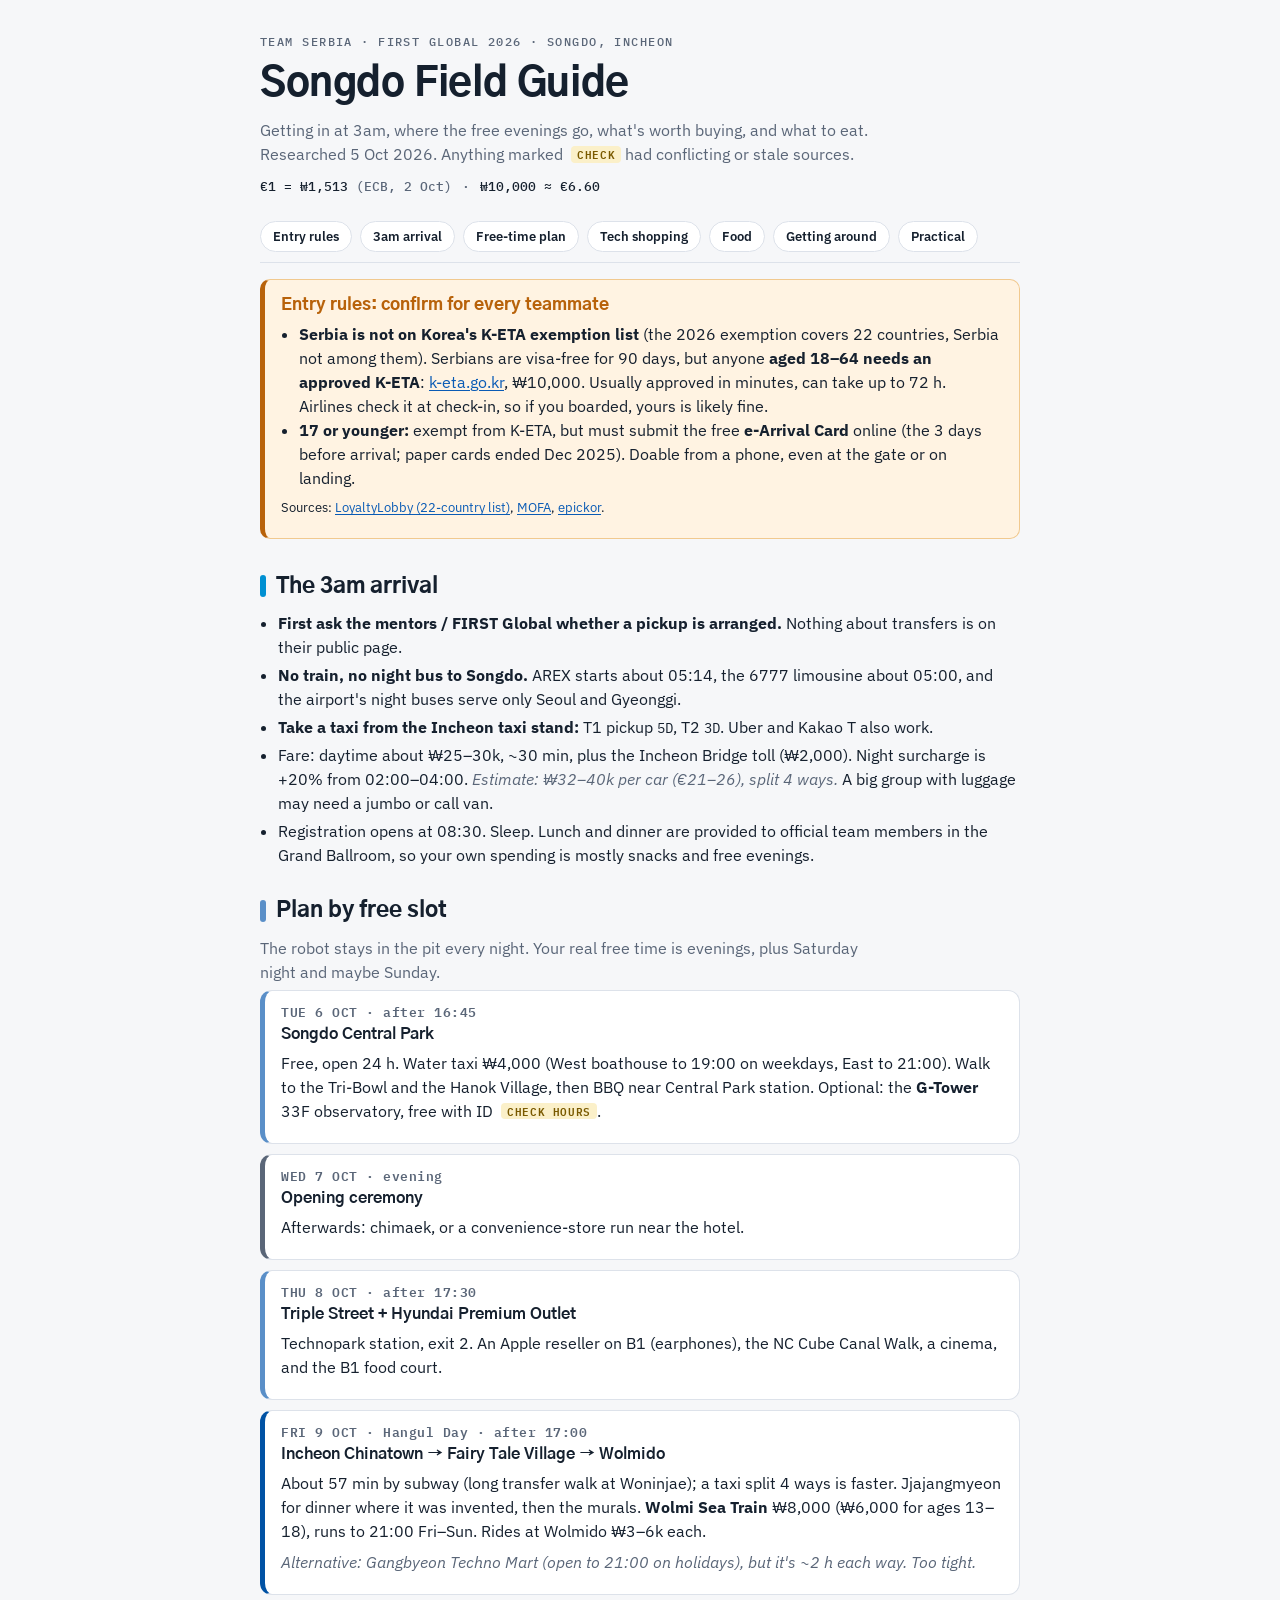
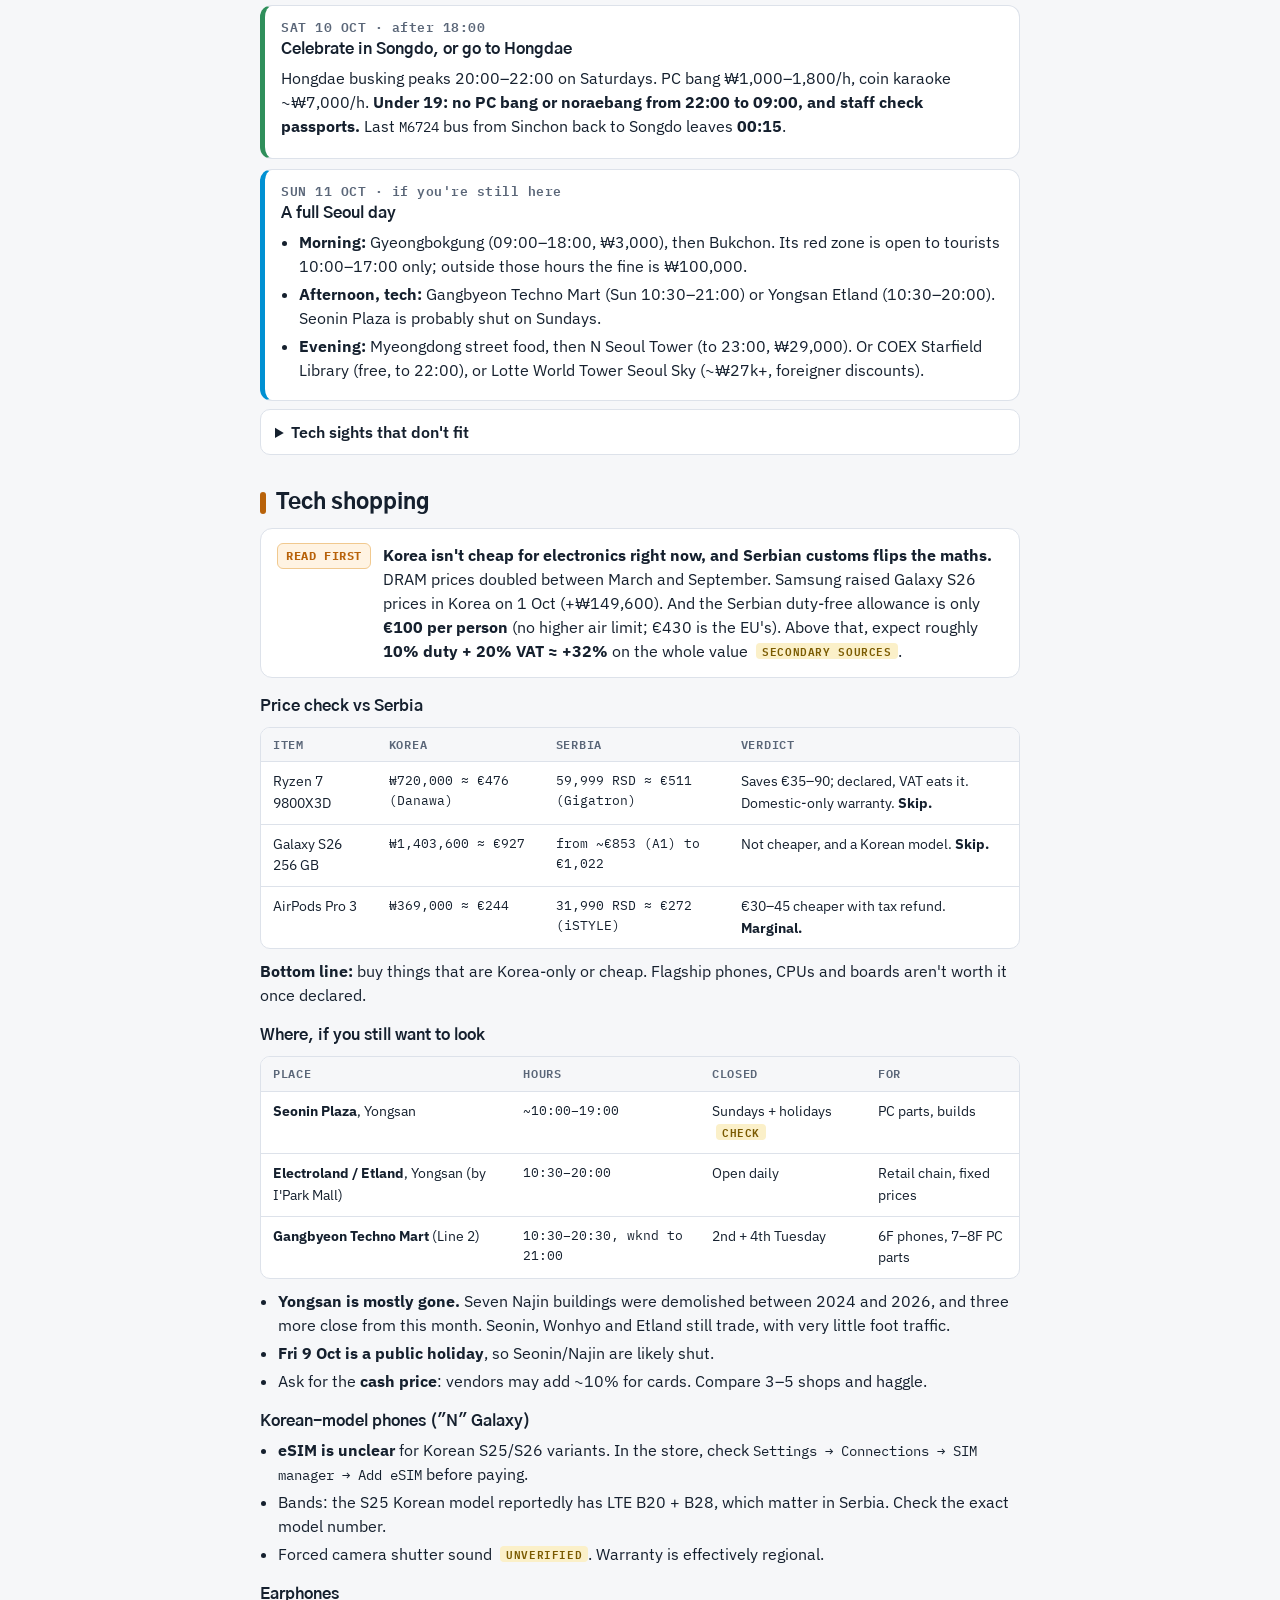
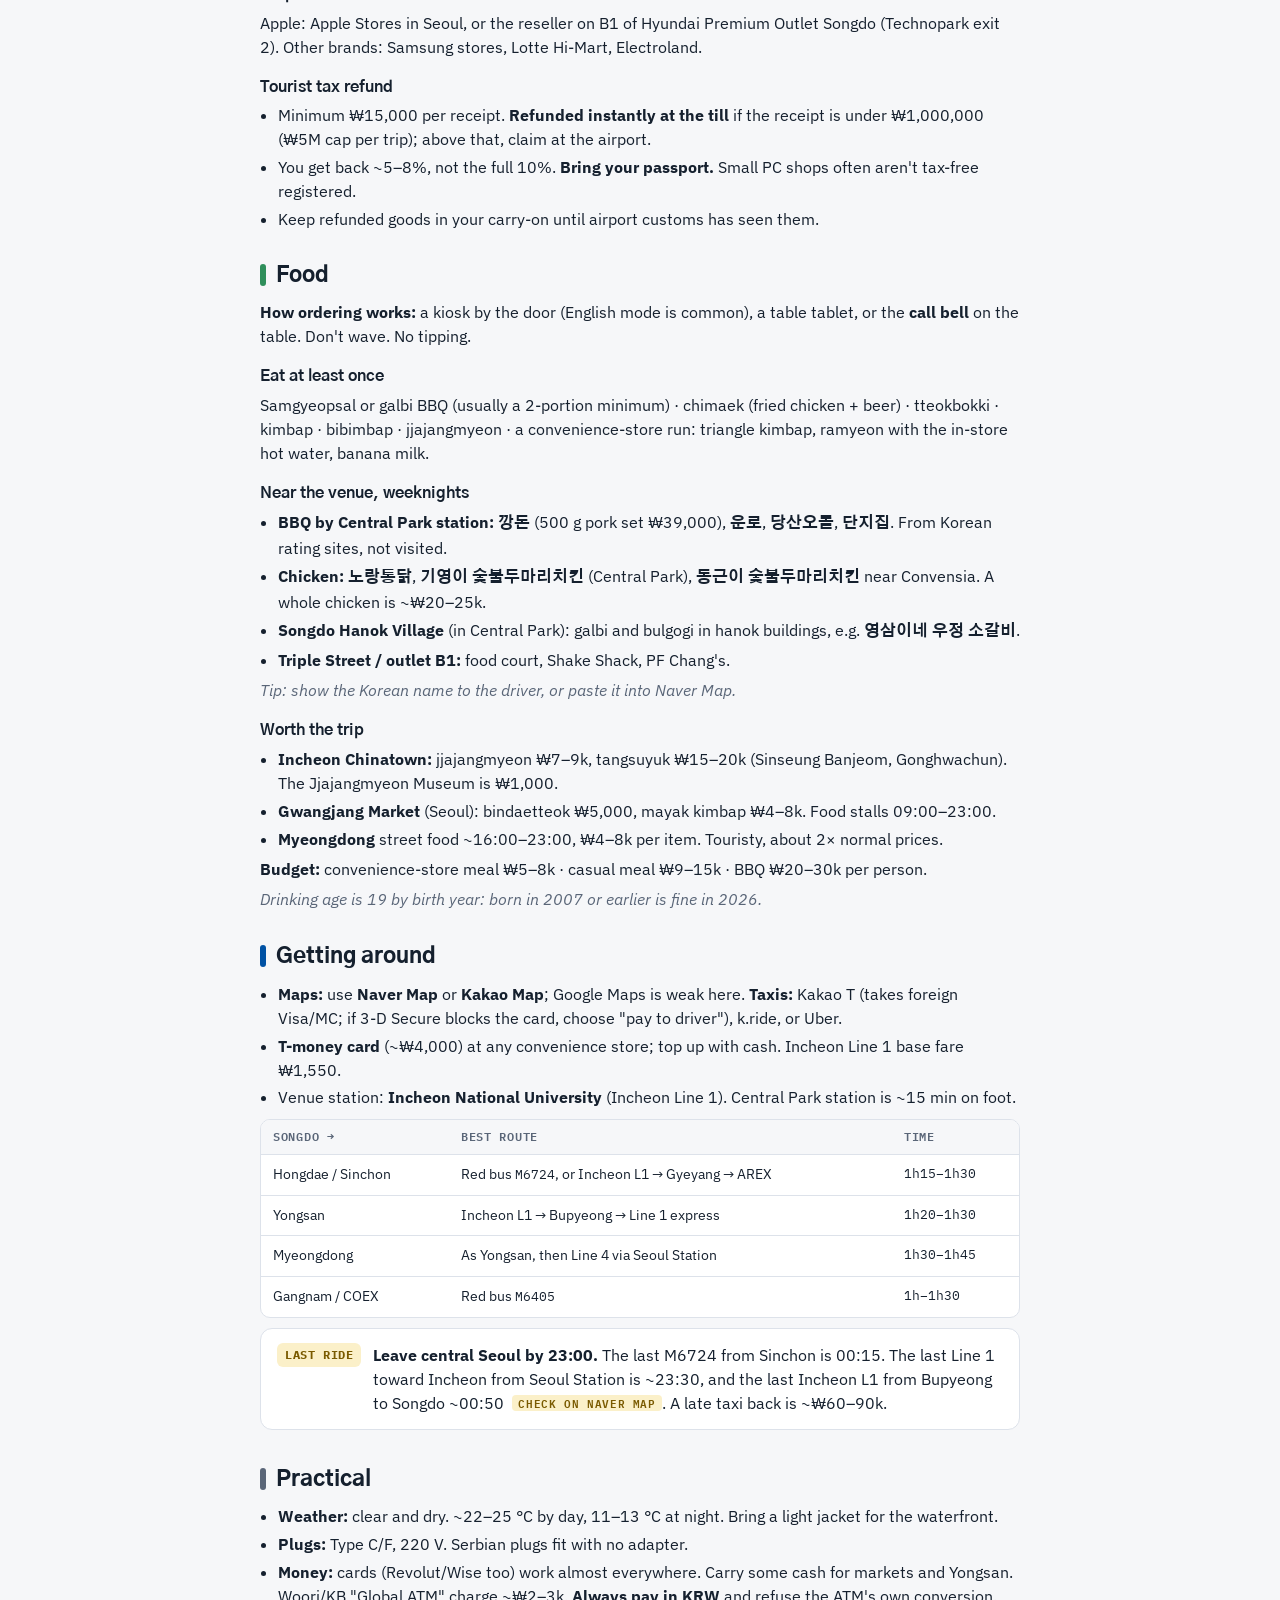
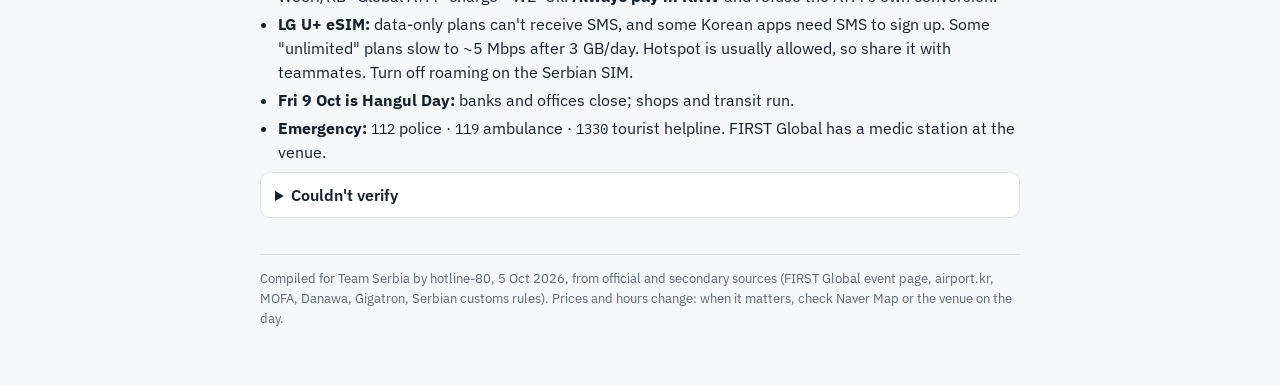
<file: web/guide/index.html>
<!doctype html>
<html lang="en">
<meta charset="utf-8">
<meta name="viewport" content="width=device-width, initial-scale=1">
<title>Songdo Field Guide</title>
<link rel="preconnect" href="https://fonts.googleapis.com">
<link rel="preconnect" href="https://fonts.gstatic.com" crossorigin>
<link rel="stylesheet" href="https://fonts.googleapis.com/css2?family=Gothic+A1:wght@500;700;800&family=IBM+Plex+Sans:ital,wght@0,400;0,500;0,600;1,400&family=IBM+Plex+Mono:wght@400;500&display=swap">
<style>
:root{
  --bg:#f6f7f9; --card:#ffffff; --ink:#15202e; --mute:#5a6678; --rule:#dde2ea;
  --line1:#0052a4; --inc1:#5a8fc8; --arex:#0090d2; --green:#2f8f5b;
  --warn:#b8620a; --warnbg:#fff3e2; --warnrule:#f1c98f;
  --chk:#7a5a00; --chkbg:#fbf0c9;
  --link:#0a5bb5;
  --display:"Gothic A1","Apple SD Gothic Neo","Noto Sans KR",system-ui,sans-serif;
  --body:"IBM Plex Sans","Apple SD Gothic Neo","Noto Sans KR",system-ui,-apple-system,sans-serif;
  --mono:"IBM Plex Mono",ui-monospace,SFMono-Regular,Menlo,monospace;
}
@media (prefers-color-scheme: dark){
  :root:not([data-theme="light"]){
    color-scheme:dark;
    --bg:#0e1622; --card:#152131; --ink:#e7edf5; --mute:#9aa8bb; --rule:#26364b;
    --line1:#5b9cf0; --inc1:#8fb9e6; --arex:#4cc0f0; --green:#5cc48b;
    --warn:#ffb560; --warnbg:#2c2112; --warnrule:#6b4a1f;
    --chk:#f2d26b; --chkbg:#2e2a14; --link:#8cc3ff;
  }
}
:root[data-theme="dark"]{
  color-scheme:dark;
  --bg:#0e1622; --card:#152131; --ink:#e7edf5; --mute:#9aa8bb; --rule:#26364b;
  --line1:#5b9cf0; --inc1:#8fb9e6; --arex:#4cc0f0; --green:#5cc48b;
  --warn:#ffb560; --warnbg:#2c2112; --warnrule:#6b4a1f;
  --chk:#f2d26b; --chkbg:#2e2a14; --link:#8cc3ff;
}
*{box-sizing:border-box}
body{background:var(--bg);color:var(--ink);font:400 15.5px/1.55 var(--body);padding-inline:16px;padding-block:0 48px}
.wrap{max-width:760px;margin:0 auto}
a{color:var(--link);text-underline-offset:2px}
a:focus-visible,summary:focus-visible{outline:2px solid var(--arex);outline-offset:2px;border-radius:4px}
.mono,.num{font-family:var(--mono);font-variant-numeric:tabular-nums;font-size:.92em}
header.top{padding-block:28px 14px}
.eyebrow{font:500 12px/1 var(--mono);letter-spacing:.12em;text-transform:uppercase;color:var(--mute)}
h1{font:800 clamp(28px,7vw,40px)/1.1 var(--display);margin:.35em 0 .3em;text-wrap:balance;letter-spacing:-.01em}
.sub{color:var(--mute);margin:0;max-width:62ch}
.rate{margin-top:12px;display:inline-flex;gap:10px;flex-wrap:wrap;font:500 13px/1.4 var(--mono);color:var(--mute)}
.rate b{color:var(--ink);font-weight:500}
nav.jump{position:sticky;top:env(safe-area-inset-top,0px);z-index:5;background:var(--bg);padding-block:10px;border-bottom:1px solid var(--rule);margin-bottom:8px}
nav.jump ul{list-style:none;margin:0;padding:0;display:flex;gap:8px;overflow-x:auto;scrollbar-width:none}
nav.jump ul::-webkit-scrollbar{display:none}
nav.jump a{display:block;white-space:nowrap;text-decoration:none;color:var(--ink);font:600 13px/1 var(--body);padding:8px 12px;border-radius:999px;border:1px solid var(--rule);background:var(--card)}
.alert{background:var(--warnbg);border:1px solid var(--warnrule);border-left:5px solid var(--warn);border-radius:10px;padding:14px 16px;margin:16px 0 8px}
.alert h2{font:800 17px/1.3 var(--display);color:var(--warn);margin:0 0 6px}
.alert ul{margin:0;padding-left:18px}
section{padding-top:26px;scroll-margin-top:64px}
section>h2{font:800 22px/1.2 var(--display);margin:0 0 12px;display:flex;align-items:center;gap:10px;text-wrap:balance}
section>h2::before{content:"";width:6px;height:22px;border-radius:3px;background:var(--stripe,var(--line1));flex:none}
h3{font:700 16px/1.3 var(--display);margin:18px 0 6px}
p{margin:.4em 0}
ul.tight{margin:.3em 0;padding-left:18px}
ul.tight li{margin:.25em 0}
.chk{display:inline-block;font:600 10.5px/1 var(--mono);letter-spacing:.06em;text-transform:uppercase;color:var(--chk);background:var(--chkbg);padding:3px 6px;border-radius:4px;vertical-align:1px;margin-left:4px;white-space:nowrap}
.est{font-style:italic;color:var(--mute)}
.panel{background:var(--card);border:1px solid var(--rule);border-radius:12px;padding:14px 16px;margin:10px 0}
.verdict{display:flex;gap:12px;align-items:flex-start}
.verdict .tag{flex:none;font:700 12px/1 var(--mono);padding:6px 8px;border-radius:6px;text-transform:uppercase;letter-spacing:.05em}
.tag.no{background:var(--warnbg);color:var(--warn);border:1px solid var(--warnrule)}
.tag.meh{background:var(--chkbg);color:var(--chk)}
.scroll{overflow-x:auto;margin:10px 0;border:1px solid var(--rule);border-radius:10px;background:var(--card)}
table{border-collapse:collapse;width:100%;font-size:14px;min-width:520px}
th,td{text-align:left;padding:9px 12px;border-bottom:1px solid var(--rule);vertical-align:top}
th{font:600 12px/1.3 var(--mono);text-transform:uppercase;letter-spacing:.06em;color:var(--mute);background:var(--bg)}
tr:last-child td{border-bottom:0}
.slots{display:grid;gap:10px;margin-top:6px}
.slot{background:var(--card);border:1px solid var(--rule);border-radius:12px;padding:14px 16px;border-left:5px solid var(--sc,var(--inc1))}
.slot .when{font:600 12.5px/1.2 var(--mono);color:var(--mute);letter-spacing:.04em}
.slot h3{margin:4px 0 6px}
.kr{font-family:var(--display);font-weight:700}
details{background:var(--card);border:1px solid var(--rule);border-radius:10px;padding:10px 14px;margin:8px 0}
summary{cursor:pointer;font-weight:600}
footer{margin-top:36px;padding-top:14px;border-top:1px solid var(--rule);color:var(--mute);font-size:13px}
@media (prefers-reduced-motion: reduce){*{scroll-behavior:auto!important}}
html{scroll-behavior:smooth}
</style>

<div class="wrap">
<header class="top">
  <div class="eyebrow">Team Serbia · FIRST Global 2026 · Songdo, Incheon</div>
  <h1>Songdo Field Guide</h1>
  <p class="sub">Getting in at 3am, where the free evenings go, what's worth buying, and what to eat. Researched 5 Oct 2026. Anything marked <span class="chk">check</span> had conflicting or stale sources.</p>
  <div class="rate"><span><b>€1 = ₩1,513</b> (ECB, 2 Oct)</span><span>·</span><span><b>₩10,000 ≈ €6.60</b></span></div>
</header>

<nav class="jump" aria-label="Sections">
  <ul>
    <li><a href="#entry">Entry rules</a></li>
    <li><a href="#arrival">3am arrival</a></li>
    <li><a href="#plan">Free-time plan</a></li>
    <li><a href="#tech">Tech shopping</a></li>
    <li><a href="#food">Food</a></li>
    <li><a href="#move">Getting around</a></li>
    <li><a href="#practical">Practical</a></li>
  </ul>
</nav>

<div class="alert" id="entry">
  <h2>Entry rules: confirm for every teammate</h2>
  <ul>
    <li><b>Serbia is not on Korea's K-ETA exemption list</b> (the 2026 exemption covers 22 countries, Serbia not among them). Serbians are visa-free for 90 days, but anyone <b>aged 18–64 needs an approved K-ETA</b>: <a href="https://www.k-eta.go.kr">k-eta.go.kr</a>, ₩10,000. Usually approved in minutes, can take up to 72 h. Airlines check it at check-in, so if you boarded, yours is likely fine.</li>
    <li><b>17 or younger:</b> exempt from K-ETA, but must submit the free <b>e-Arrival Card</b> online (the 3 days before arrival; paper cards ended Dec 2025). Doable from a phone, even at the gate or on landing.</li>
  </ul>
  <p style="margin-top:8px;font-size:13px">Sources: <a href="https://loyaltylobby.com/2026/01/02/south-korea-extends-k-eta-waiver-through-december-2026-for-select-nationals-of-22-countries/">LoyaltyLobby (22-country list)</a>, <a href="https://www.mofa.go.kr/il-en/brd/m_11417/view.do?seq=759889">MOFA</a>, <a href="https://www.epickor.com/blog/223">epickor</a>.</p>
</div>

<section id="arrival" style="--stripe:var(--arex)">
  <h2>The 3am arrival</h2>
  <ul class="tight">
    <li><b>First ask the mentors / FIRST Global whether a pickup is arranged.</b> Nothing about transfers is on their public page.</li>
    <li><b>No train, no night bus to Songdo.</b> AREX starts about 05:14, the 6777 limousine about 05:00, and the airport's night buses serve only Seoul and Gyeonggi.</li>
    <li><b>Take a taxi from the Incheon taxi stand:</b> T1 pickup <span class="mono">5D</span>, T2 <span class="mono">3D</span>. Uber and Kakao T also work.</li>
    <li>Fare: daytime about ₩25–30k, ~30 min, plus the Incheon Bridge toll (₩2,000). Night surcharge is +20% from 02:00–04:00. <span class="est">Estimate: ₩32–40k per car (€21–26), split 4 ways.</span> A big group with luggage may need a jumbo or call van.</li>
    <li>Registration opens at 08:30. Sleep. Lunch and dinner are provided to official team members in the Grand Ballroom, so your own spending is mostly snacks and free evenings.</li>
  </ul>
</section>

<section id="plan" style="--stripe:var(--inc1)">
  <h2>Plan by free slot</h2>
  <p class="sub">The robot stays in the pit every night. Your real free time is evenings, plus Saturday night and maybe Sunday.</p>
  <div class="slots">
    <article class="slot" style="--sc:var(--inc1)">
      <div class="when">TUE 6 OCT · after 16:45</div>
      <h3>Songdo Central Park</h3>
      <p>Free, open 24 h. Water taxi ₩4,000 (West boathouse to 19:00 on weekdays, East to 21:00). Walk to the Tri-Bowl and the Hanok Village, then BBQ near Central Park station. Optional: the <b>G-Tower</b> 33F observatory, free with ID <span class="chk">check hours</span>.</p>
    </article>
    <article class="slot" style="--sc:var(--mute)">
      <div class="when">WED 7 OCT · evening</div>
      <h3>Opening ceremony</h3>
      <p>Afterwards: chimaek, or a convenience-store run near the hotel.</p>
    </article>
    <article class="slot" style="--sc:var(--inc1)">
      <div class="when">THU 8 OCT · after 17:30</div>
      <h3>Triple Street + Hyundai Premium Outlet</h3>
      <p>Technopark station, exit 2. An Apple reseller on B1 (earphones), the NC Cube Canal Walk, a cinema, and the B1 food court.</p>
    </article>
    <article class="slot" style="--sc:var(--line1)">
      <div class="when">FRI 9 OCT · Hangul Day · after 17:00</div>
      <h3>Incheon Chinatown → Fairy Tale Village → Wolmido</h3>
      <p>About 57 min by subway (long transfer walk at Woninjae); a taxi split 4 ways is faster. Jjajangmyeon for dinner where it was invented, then the murals. <b>Wolmi Sea Train</b> ₩8,000 (₩6,000 for ages 13–18), runs to 21:00 Fri–Sun. Rides at Wolmido ₩3–6k each.</p>
      <p class="est">Alternative: Gangbyeon Techno Mart (open to 21:00 on holidays), but it's ~2 h each way. Too tight.</p>
    </article>
    <article class="slot" style="--sc:var(--green)">
      <div class="when">SAT 10 OCT · after 18:00</div>
      <h3>Celebrate in Songdo, or go to Hongdae</h3>
      <p>Hongdae busking peaks 20:00–22:00 on Saturdays. PC bang ₩1,000–1,800/h, coin karaoke ~₩7,000/h. <b>Under 19: no PC bang or noraebang from 22:00 to 09:00, and staff check passports.</b> Last <span class="mono">M6724</span> bus from Sinchon back to Songdo leaves <b>00:15</b>.</p>
    </article>
    <article class="slot" style="--sc:var(--arex)">
      <div class="when">SUN 11 OCT · if you're still here</div>
      <h3>A full Seoul day</h3>
      <ul class="tight">
        <li><b>Morning:</b> Gyeongbokgung (09:00–18:00, ₩3,000), then Bukchon. Its red zone is open to tourists 10:00–17:00 only; outside those hours the fine is ₩100,000.</li>
        <li><b>Afternoon, tech:</b> Gangbyeon Techno Mart (Sun 10:30–21:00) or Yongsan Etland (10:30–20:00). Seonin Plaza is probably shut on Sundays.</li>
        <li><b>Evening:</b> Myeongdong street food, then N Seoul Tower (to 23:00, ₩29,000). Or COEX Starfield Library (free, to 22:00), or Lotte World Tower Seoul Sky (~₩27k+, foreigner discounts).</li>
      </ul>
    </article>
  </div>
  <details>
    <summary>Tech sights that don't fit</summary>
    <p><b>Samsung Innovation Museum</b> (Suwon) is free, but weekdays are by reservation 13:00–14:00 only, Saturday is walk-in, and it's closed Sundays and holidays, including Fri 9 Oct. <b>Samsung d'light is permanently closed</b>; the Samsung Gangnam flagship at Gangnam Station replaced it <span class="chk">check hours</span>.</p>
  </details>
</section>

<section id="tech" style="--stripe:var(--warn)">
  <h2>Tech shopping</h2>
  <div class="panel verdict">
    <span class="tag no">Read first</span>
    <div><b>Korea isn't cheap for electronics right now, and Serbian customs flips the maths.</b> DRAM prices doubled between March and September. Samsung raised Galaxy S26 prices in Korea on 1 Oct (+₩149,600). And the Serbian duty-free allowance is only <b>€100 per person</b> (no higher air limit; €430 is the EU's). Above that, expect roughly <b>10% duty + 20% VAT ≈ +32%</b> on the whole value <span class="chk">secondary sources</span>.</div>
  </div>

  <h3>Price check vs Serbia</h3>
  <div class="scroll"><table>
    <thead><tr><th>Item</th><th>Korea</th><th>Serbia</th><th>Verdict</th></tr></thead>
    <tbody>
      <tr><td>Ryzen 7 9800X3D</td><td class="num">₩720,000 ≈ €476 (Danawa)</td><td class="num">59,999 RSD ≈ €511 (Gigatron)</td><td>Saves €35–90; declared, VAT eats it. Domestic-only warranty. <b>Skip.</b></td></tr>
      <tr><td>Galaxy S26 256 GB</td><td class="num">₩1,403,600 ≈ €927</td><td class="num">from ~€853 (A1) to €1,022</td><td>Not cheaper, and a Korean model. <b>Skip.</b></td></tr>
      <tr><td>AirPods Pro 3</td><td class="num">₩369,000 ≈ €244</td><td class="num">31,990 RSD ≈ €272 (iSTYLE)</td><td>€30–45 cheaper with tax refund. <b>Marginal.</b></td></tr>
    </tbody>
  </table></div>
  <p><b>Bottom line:</b> buy things that are Korea-only or cheap. Flagship phones, CPUs and boards aren't worth it once declared.</p>

  <h3>Where, if you still want to look</h3>
  <div class="scroll"><table>
    <thead><tr><th>Place</th><th>Hours</th><th>Closed</th><th>For</th></tr></thead>
    <tbody>
      <tr><td><b>Seonin Plaza</b>, Yongsan</td><td class="num">~10:00–19:00</td><td>Sundays + holidays <span class="chk">check</span></td><td>PC parts, builds</td></tr>
      <tr><td><b>Electroland / Etland</b>, Yongsan (by I'Park Mall)</td><td class="num">10:30–20:00</td><td>Open daily</td><td>Retail chain, fixed prices</td></tr>
      <tr><td><b>Gangbyeon Techno Mart</b> (Line 2)</td><td class="num">10:30–20:30, wknd to 21:00</td><td>2nd + 4th Tuesday</td><td>6F phones, 7–8F PC parts</td></tr>
    </tbody>
  </table></div>
  <ul class="tight">
    <li><b>Yongsan is mostly gone.</b> Seven Najin buildings were demolished between 2024 and 2026, and three more close from this month. Seonin, Wonhyo and Etland still trade, with very little foot traffic.</li>
    <li><b>Fri 9 Oct is a public holiday</b>, so Seonin/Najin are likely shut.</li>
    <li>Ask for the <b>cash price</b>: vendors may add ~10% for cards. Compare 3–5 shops and haggle.</li>
  </ul>

  <h3>Korean-model phones ("N" Galaxy)</h3>
  <ul class="tight">
    <li><b>eSIM is unclear</b> for Korean S25/S26 variants. In the store, check <span class="mono">Settings → Connections → SIM manager → Add eSIM</span> before paying.</li>
    <li>Bands: the S25 Korean model reportedly has LTE B20 + B28, which matter in Serbia. Check the exact model number.</li>
    <li>Forced camera shutter sound <span class="chk">unverified</span>. Warranty is effectively regional.</li>
  </ul>

  <h3>Earphones</h3>
  <p>Apple: Apple Stores in Seoul, or the reseller on B1 of Hyundai Premium Outlet Songdo (Technopark exit 2). Other brands: Samsung stores, Lotte Hi-Mart, Electroland.</p>

  <h3>Tourist tax refund</h3>
  <ul class="tight">
    <li>Minimum ₩15,000 per receipt. <b>Refunded instantly at the till</b> if the receipt is under ₩1,000,000 (₩5M cap per trip); above that, claim at the airport.</li>
    <li>You get back ~5–8%, not the full 10%. <b>Bring your passport.</b> Small PC shops often aren't tax-free registered.</li>
    <li>Keep refunded goods in your carry-on until airport customs has seen them.</li>
  </ul>
</section>

<section id="food" style="--stripe:var(--green)">
  <h2>Food</h2>
  <p><b>How ordering works:</b> a kiosk by the door (English mode is common), a table tablet, or the <b>call bell</b> on the table. Don't wave. No tipping.</p>
  <h3>Eat at least once</h3>
  <p>Samgyeopsal or galbi BBQ (usually a 2-portion minimum) · chimaek (fried chicken + beer) · tteokbokki · kimbap · bibimbap · jjajangmyeon · a convenience-store run: triangle kimbap, ramyeon with the in-store hot water, banana milk.</p>

  <h3>Near the venue, weeknights</h3>
  <ul class="tight">
    <li><b>BBQ by Central Park station:</b> <span class="kr">깡돈</span> (500 g pork set ₩39,000), <span class="kr">운로</span>, <span class="kr">당산오돌</span>, <span class="kr">단지집</span>. From Korean rating sites, not visited.</li>
    <li><b>Chicken:</b> <span class="kr">노랑통닭</span>, <span class="kr">기영이 숯불두마리치킨</span> (Central Park), <span class="kr">동근이 숯불두마리치킨</span> near Convensia. A whole chicken is ~₩20–25k.</li>
    <li><b>Songdo Hanok Village</b> (in Central Park): galbi and bulgogi in hanok buildings, e.g. <span class="kr">영삼이네 우정 소갈비</span>.</li>
    <li><b>Triple Street / outlet B1:</b> food court, Shake Shack, PF Chang's.</li>
  </ul>
  <p class="est">Tip: show the Korean name to the driver, or paste it into Naver Map.</p>

  <h3>Worth the trip</h3>
  <ul class="tight">
    <li><b>Incheon Chinatown:</b> jjajangmyeon ₩7–9k, tangsuyuk ₩15–20k (Sinseung Banjeom, Gonghwachun). The Jjajangmyeon Museum is ₩1,000.</li>
    <li><b>Gwangjang Market</b> (Seoul): bindaetteok ₩5,000, mayak kimbap ₩4–8k. Food stalls 09:00–23:00.</li>
    <li><b>Myeongdong</b> street food ~16:00–23:00, ₩4–8k per item. Touristy, about 2× normal prices.</li>
  </ul>
  <p><b>Budget:</b> convenience-store meal ₩5–8k · casual meal ₩9–15k · BBQ ₩20–30k per person.</p>
  <p class="est">Drinking age is 19 by birth year: born in 2007 or earlier is fine in 2026.</p>
</section>

<section id="move" style="--stripe:var(--line1)">
  <h2>Getting around</h2>
  <ul class="tight">
    <li><b>Maps:</b> use <b>Naver Map</b> or <b>Kakao Map</b>; Google Maps is weak here. <b>Taxis:</b> Kakao T (takes foreign Visa/MC; if 3-D Secure blocks the card, choose "pay to driver"), k.ride, or Uber.</li>
    <li><b>T-money card</b> (~₩4,000) at any convenience store; top up with cash. Incheon Line 1 base fare ₩1,550.</li>
    <li>Venue station: <b>Incheon National University</b> (Incheon Line 1). Central Park station is ~15 min on foot.</li>
  </ul>
  <div class="scroll"><table>
    <thead><tr><th>Songdo →</th><th>Best route</th><th>Time</th></tr></thead>
    <tbody>
      <tr><td>Hongdae / Sinchon</td><td>Red bus <span class="mono">M6724</span>, or Incheon L1 → Gyeyang → AREX</td><td class="num">1h15–1h30</td></tr>
      <tr><td>Yongsan</td><td>Incheon L1 → Bupyeong → Line 1 express</td><td class="num">1h20–1h30</td></tr>
      <tr><td>Myeongdong</td><td>As Yongsan, then Line 4 via Seoul Station</td><td class="num">1h30–1h45</td></tr>
      <tr><td>Gangnam / COEX</td><td>Red bus <span class="mono">M6405</span></td><td class="num">1h–1h30</td></tr>
    </tbody>
  </table></div>
  <div class="panel verdict">
    <span class="tag meh">Last ride</span>
    <div><b>Leave central Seoul by 23:00.</b> The last M6724 from Sinchon is 00:15. The last Line 1 toward Incheon from Seoul Station is ~23:30, and the last Incheon L1 from Bupyeong to Songdo ~00:50 <span class="chk">check on Naver Map</span>. A late taxi back is ~₩60–90k.</div>
  </div>
</section>

<section id="practical" style="--stripe:var(--mute)">
  <h2>Practical</h2>
  <ul class="tight">
    <li><b>Weather:</b> clear and dry. ~22–25 °C by day, 11–13 °C at night. Bring a light jacket for the waterfront.</li>
    <li><b>Plugs:</b> Type C/F, 220 V. Serbian plugs fit with no adapter.</li>
    <li><b>Money:</b> cards (Revolut/Wise too) work almost everywhere. Carry some cash for markets and Yongsan. Woori/KB "Global ATM" charge ~₩2–3k. <b>Always pay in KRW</b> and refuse the ATM's own conversion.</li>
    <li><b>LG U+ eSIM:</b> data-only plans can't receive SMS, and some Korean apps need SMS to sign up. Some "unlimited" plans slow to ~5 Mbps after 3 GB/day. Hotspot is usually allowed, so share it with teammates. Turn off roaming on the Serbian SIM.</li>
    <li><b>Fri 9 Oct is Hangul Day:</b> banks and offices close; shops and transit run.</li>
    <li><b>Emergency:</b> <span class="mono">112</span> police · <span class="mono">119</span> ambulance · <span class="mono">1330</span> tourist helpline. FIRST Global has a medic station at the venue.</li>
  </ul>
  <details>
    <summary>Couldn't verify</summary>
    <ul class="tight">
      <li>"dusan saw": ask Dušan what he meant.</li>
      <li>The exact 3am taxi fare (₩32–40k is an estimate).</li>
      <li>Last-train times (from a 2023 timetable) and the M6405 last-bus direction.</li>
      <li>Whether Seonin closes every Sunday or only the 1st and 3rd; G-Tower hours.</li>
      <li>Korean S26 eSIM support. The Serbian 10% + 20% flat rate above €100 (secondary sources only).</li>
      <li>Whether FIRST Global runs airport transfers or hotel shuttles.</li>
    </ul>
  </details>
</section>

<footer>Compiled for Team Serbia by hotline-80, 5 Oct 2026, from official and secondary sources (FIRST Global event page, airport.kr, MOFA, Danawa, Gigatron, Serbian customs rules). Prices and hours change: when it matters, check Naver Map or the venue on the day.</footer>
</div>
</file>
